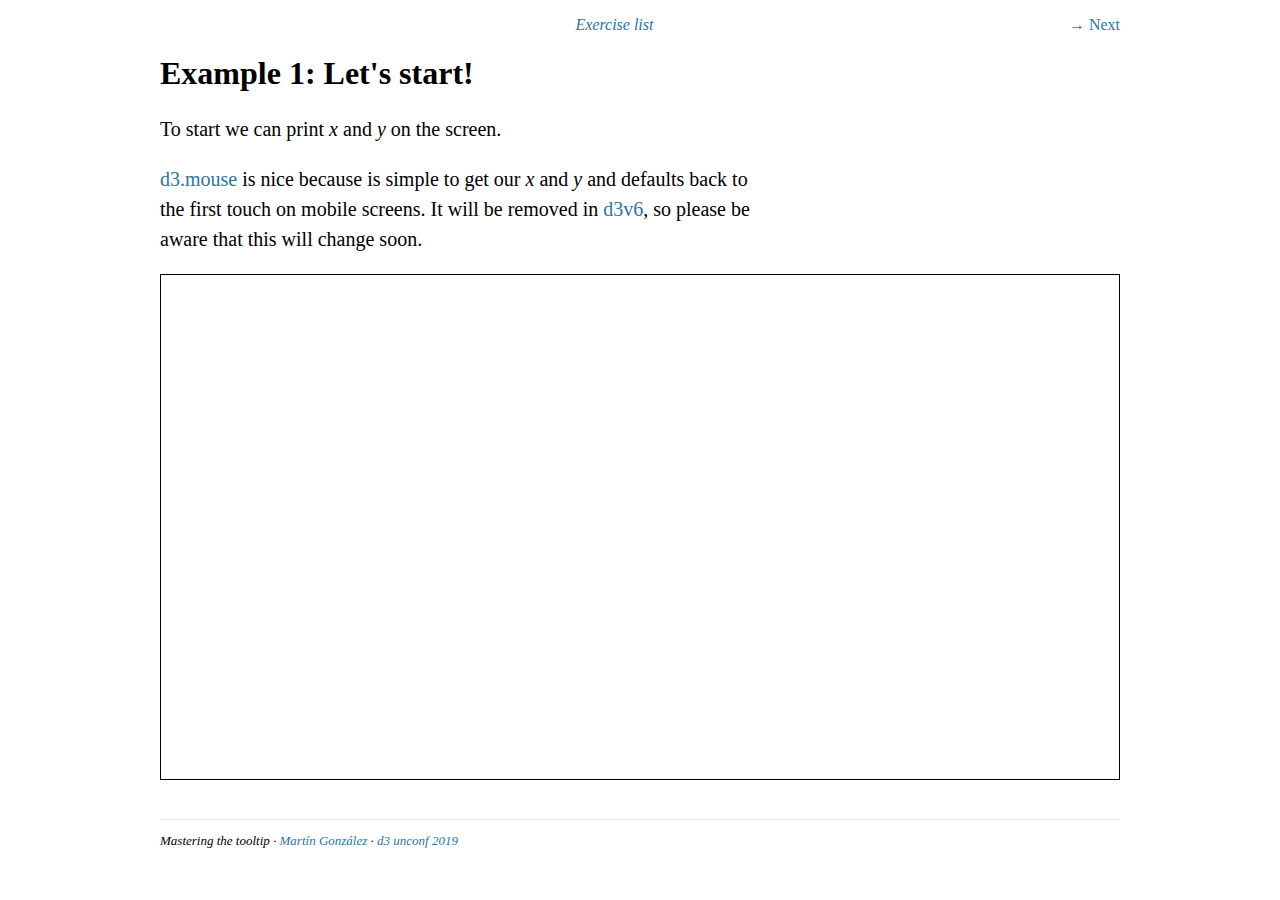
<file: examples/tooltip-1.html>
<!DOCTYPE html>
<html lang="en">

<head>
<meta charset="UTF-8">
<meta name="viewport" content="width=device-width, initial-scale=1.0">
<meta http-equiv="X-UA-Compatible" content="ie=edge">
<title>Example 1</title>
<link rel="stylesheet" href="/css/style.css"></link>
<script src="/lib/d3.v5.min.js"></script>

<style>
.container {
  margin-top: 1em;
  /* we need a container with position relative */
  position: relative;
  border: 1px solid black;
}
.tooltip {
  /* that way our tooltip is relative to its parent */
  position: absolute;
}
</style>
</head>

<body>
<nav>
  <a href="#"></a>
  <a href="/"><i>Exercise list</i></a>
  <a href="tooltip-2.html">→ Next</a>
</nav>

<h1>Example 1: Let's start!</h1>

<p>To start we can print <i>x</i> and <i>y</i> on the screen.</p>

<p><a href="https://github.com/d3/d3-selection#mouse">d3.mouse</a> is nice because is simple to get our <i>x</i> and <i>y</i> and defaults back to the first touch on mobile screens. It will be removed in <a href="https://github.com/d3/d3-selection/issues/191">d3v6</a>, so please be aware that this will change soon.</p>

<div class="container">
  <svg class="chart"></svg>
  <div class="tooltip"></div>
</div>

<footer>
  Mastering the tooltip · <a href="https://twitter.com/martgnz">Martín González</a> · <a href="http://visfest.com/unconf2019/">d3 unconf 2019</a>
</footer>

</body>

<script>
const margin = {top: 5, right: 10, bottom: 10, left: 10};

const width = 960 - margin.left - margin.right;
const height = 500 - margin.top - margin.bottom;

const ft = d3.format('.1f');

const svg = d3.select('.chart')
  .attr('width', width + margin.left + margin.right)
  .attr('height', height + margin.top + margin.bottom)
  .append('g')
  .attr('transform', `translate(${margin.left}, ${margin.top})`);

// let's use a full-width transparent rect 
svg.append('rect')
  .attr('fill', 'transparent')
  .attr('width', width)
  .attr('height', height)
  .on('mousemove', mousemoved);

function mousemoved() {
  // and we can use d3.mouse to get x and  y
  // remember to ALWAYS pass a NODE
  // i have forgotten this sooo many times

  // now let's print x and y inside .tooltip
  // ...
}

</script>

</html>
</file>
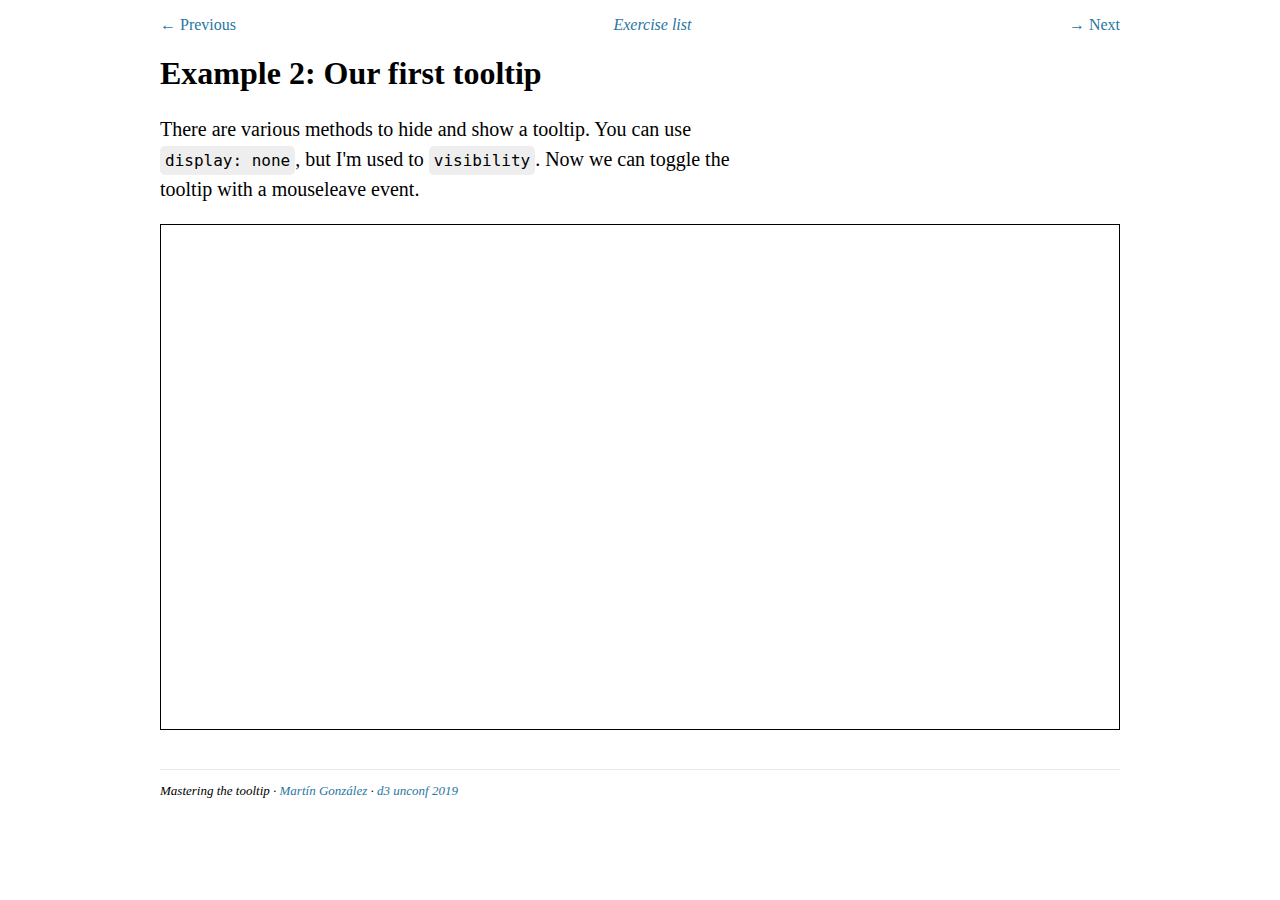
<file: examples/tooltip-2.html>
<!DOCTYPE html>
<html lang="en">

<head>
<meta charset="UTF-8">
<meta name="viewport" content="width=device-width, initial-scale=1.0">
<meta http-equiv="X-UA-Compatible" content="ie=edge">
<title>Example 2</title>
<link rel="stylesheet" href="/css/style.css"></link>
<script src="/lib/d3.v5.min.js"></script>

<style>
.container {
  margin-top: 1em;
  position: relative;
  border: 1px solid black;
}
.tooltip {
  position: absolute;
  /* basic tooltip reset */
  visibility: hidden;
  box-sizing: border-box;
  pointer-events: none;
  background: white;
  border: 1px solid #ddd;
  box-shadow: 0 0 4px rgba(0,0,0,.1);
  padding: 10px 8px;
  font-size: 14px;
  width: 100px;
}
</style>
</head>

<body>
<nav>
  <a href="tooltip-1.html">← Previous</a>
  <a href="/"><i>Exercise list</i></a>
  <a href="tooltip-3.html">→ Next</a>
</nav>

<h1>Example 2: Our first tooltip</h1>

<p>There are various methods to hide and show a tooltip. You can use <code>display: none</code>, but I'm used to <code>visibility</code>. Now we can toggle the tooltip with a mouseleave event.</p>

<div class="container">
  <svg class="chart"></svg>
  <div class="tooltip"></div>
</div>

<footer>
  Mastering the tooltip · <a href="https://twitter.com/martgnz">Martín González</a> · <a href="http://visfest.com/unconf2019/">d3 unconf 2019</a>
</footer>

</body>

<script>
const margin = {top: 5, right: 10, bottom: 10, left: 10};

const width = 960 - margin.left - margin.right;
const height = 500 - margin.top - margin.bottom;

const ft = d3.format('.1f');

const svg = d3.select('.chart')
  .attr('width', width + margin.left + margin.right)
  .attr('height', height + margin.top + margin.bottom)
  .append('g')
  .attr('transform', `translate(${margin.left}, ${margin.top})`);

// let's use a full-width transparent rect 
svg.append('rect')
  .attr('fill', 'transparent')
  .attr('width', width)
  .attr('height', height)
  .on('mousemove', mousemoved)
  .on('mouseleave', mouseleft)

function mousemoved() {
  const [x, y] = d3.mouse(svg.node());

  d3.select('.tooltip').text(`${x}, ${y}`)
    // how to show and hide our tooltip?
    // we can use the css visibility property
}

function mouseleft() {
  // and let's hide our tooltip here
}

</script>

</html>
</file>
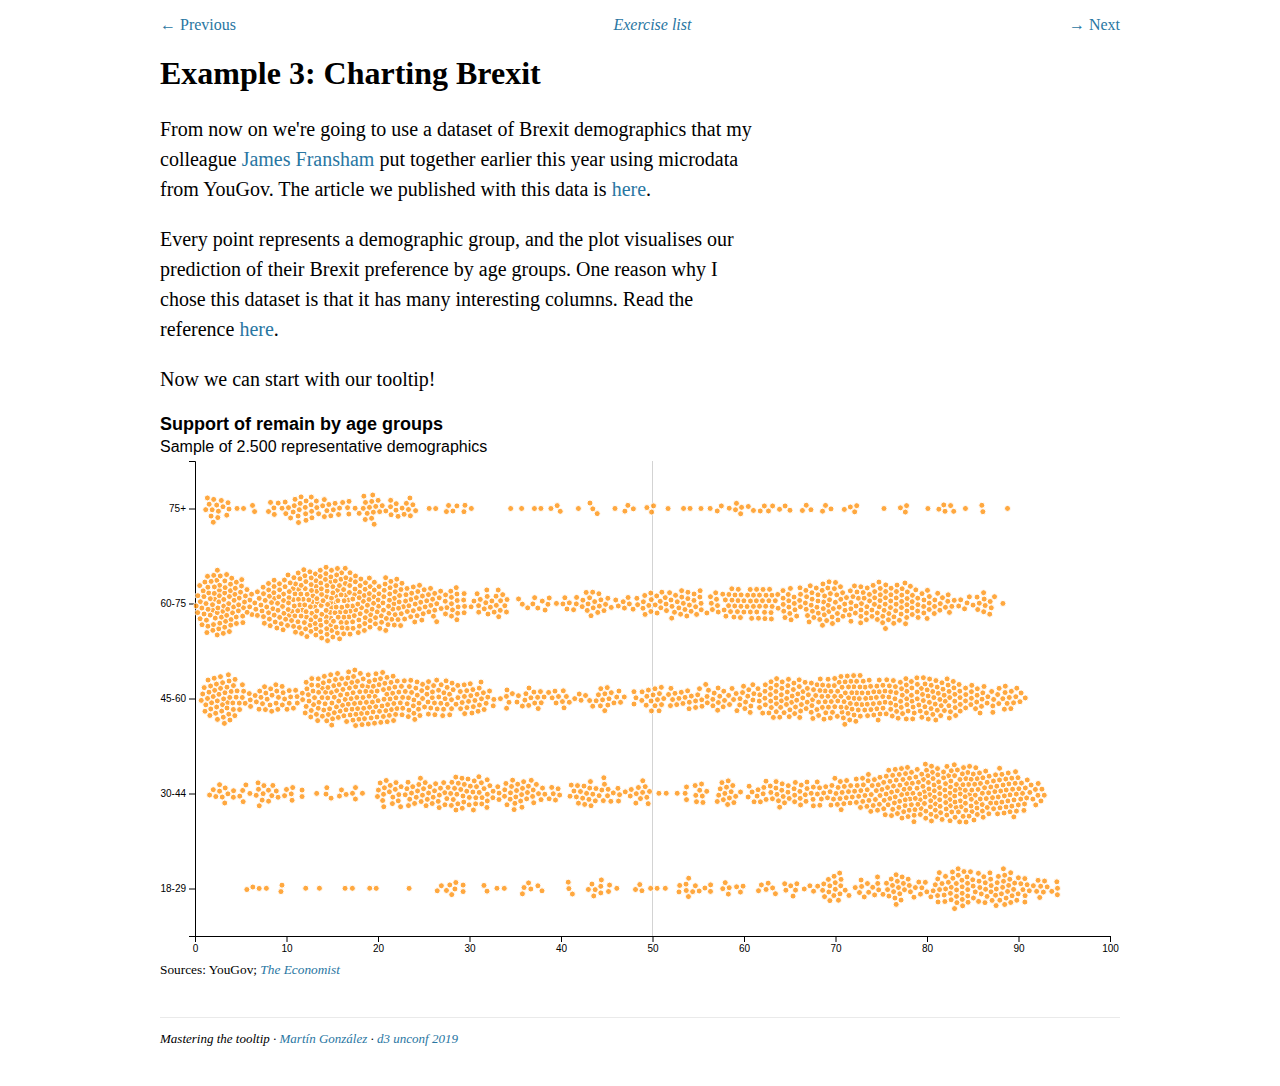
<file: examples/tooltip-3.html>
<!DOCTYPE html>
<html lang="en">

<head>
<meta charset="UTF-8">
<meta name="viewport" content="width=device-width, initial-scale=1.0">
<meta http-equiv="X-UA-Compatible" content="ie=edge">
<title>Example 3</title>
<link rel="stylesheet" href="/css/style.css"></link>
<script src="/lib/d3.v5.min.js"></script>
<script src="/lib/d3-delaunay.min.js"></script>

<style>
.container {
  position: relative;
}
.axis-label {
  font-size: 14px;
}
.tooltip {
  position: absolute;
  visibility: hidden;
  box-sizing: border-box;
  pointer-events: none;
  background: white;
  border: 1px solid #ddd;
  box-shadow: 0 0 4px rgba(0,0,0,.1);
  padding: 10px 8px;
  font-size: 14px;
  width: 100px;
}
</style>
</head>

<body>
<nav>
  <a href="tooltip-2.html">← Previous</a>
  <a href="/"><i>Exercise list</i></a>
  <a href="tooltip-4.html">→ Next</a>
</nav>


<h1>Example 3: Charting Brexit</h1>

<p>From now on we're going to use a dataset of Brexit demographics that my colleague <a href="https://twitter.com/JamesFransham">James Fransham</a> put together earlier this year using microdata from YouGov. The article we published with this data is <a href="https://www.economist.com/graphic-detail/2019/02/22/profiles-of-a-divided-country">here</a>.</p>

<p>Every point represents a demographic group, and the plot visualises our prediction of their Brexit preference by age groups. One reason why I chose this dataset is that it has many interesting columns. Read the reference <a href="https://github.com/TheEconomist/graphic-detail-data/tree/master/data/2019-02-23_opinion-on-brexit">here</a>.</p>

<p>Now we can start with our tooltip!</p>

<h2 class="chart-title">Support of remain by age groups</h2>
<h3 class="chart-subtitle">Sample of 2.500 representative demographics</h3>

<div class="container">
  <svg class="chart"></svg>
  <div class="tooltip"></div>
</div>

<small>Sources: YouGov; <a href="https://github.com/TheEconomist/graphic-detail-data/tree/master/data/2019-02-23_opinion-on-brexit"><i>The Economist</i></a></small>

<footer>
  Mastering the tooltip · <a href="https://twitter.com/martgnz">Martín González</a> · <a href="http://visfest.com/unconf2019/">d3 unconf 2019</a>
</footer>

</body>

<script>
const margin = {top: 5, right: 10, bottom: 20, left: 35};

const width = 960 - margin.left - margin.right;
const height = 500 - margin.top - margin.bottom;

const ft = d3.format('.1f');

const svg = d3.select('.chart')
  .attr('width', width + margin.left + margin.right)
  .attr('height', height + margin.top + margin.bottom)
  .append('g')
  .attr('transform', `translate(${margin.left}, ${margin.top})`);

d3.csv('/data/brexit_profiles.csv', d3.autoType)
  .then(data => {
    const nest = d3.nest()
      .key(d => d.age_bucket)
      .entries(data);

    const x = d3.scaleLinear()
      .domain([0, 100])
      .range([0, width]);
      
    const y = d3.scalePoint()
      .padding(0.5)
      .domain(["18-29", "30-44", "45-60", "60-75", "75+"]) // d3.map(data, d => d.age_bucket).keys()
      .range([height, 0]);

    const radius = 3;

    // nested simulation
    nest.forEach(group => {
      const simulation = d3.forceSimulation(group.values)
        .force('x', d3.forceX(d => x(d.pred_remain)).strength(0.9))
        .force('y', d3.forceY(d => y(d.age_bucket)))
        .force('collide', d3.forceCollide(d => radius + 0.25))
        .stop();

        for (let i = 0; i < 120; ++i) simulation.tick();
    });

    // flatten data for delaunay
    const flat = nest.map(d => d.values).flat();

    // we use Delaunay.from to specify our data
    // and directly pass two data acccesors after that
    // const delaunay = d3.Delaunay...

    svg.append('g')
      .attr('class', 'x axis')
      .attr('transform', `translate(0, ${height})`)
      .call(d3.axisBottom(x));

    svg.append('g')
      .attr('class', 'y axis')
      .call(d3.axisLeft(y).ticks(5));

    svg.append('line')
      .attr('stroke', '#d3d3d3')
      .attr('x1', x(50))
      .attr('x2', x(50))
      .attr('y2', height);

    // we can paint our circles now
    svg.append('g')
      .attr('opacity', 0.75)
      .attr('stroke', 'white')
      .attr('fill', d => 'darkorange')
      .selectAll('g')
      .data(nest)
      .join(enter => {
        enter.append('g')
          .selectAll('circle')
          .data(d => d.values)
          .join('circle')
          .attr('r', radius)
          .attr('cx', d => d.x)
          .attr('cy', d => d.y)
      });
    
    // let's append our circle for hovering here
    // for example we could give no fill and a black stroke
    // svg.append('circle')
      // .attr('class', 'hover-circle')
      // ...

    // svg.append('rect')
    //   .attr('fill', 'transparent')
    //   .attr('width', width)
    //   .attr('height', height)
    //   .on('mousemove', mousemoved)
    //   .on('mouseleave', mouseleft);

    function mousemoved() {
      const [mx, my] = d3.mouse(svg.node());

      // let's find our point!
      // same api as d3-voronoi but we get an index
      // ...
      
      // we need to reset the tooltip if we cannot find the point
      // ...

      // getting the point
      // remember that we have an index
      // ...

      // let's paint the circle here
      // we need to make it visible first
      // and set cx, cy and radius
      // svg.select('.hover-circle')
      // ...

      // aaand let's fill our tooltip
      // we can use the pred_remain variable
      // d3.select('.tooltip')
      //   ...
    }

    function mouseleft() {
      // let's hide our tooltip here
      d3.select('.tooltip').style('visibility', 'hidden');
      svg.select('.hover-circle').style('visibility', 'hidden');
    }
  }).catch(err =>console.warn(err))
</script>

</html>
</file>
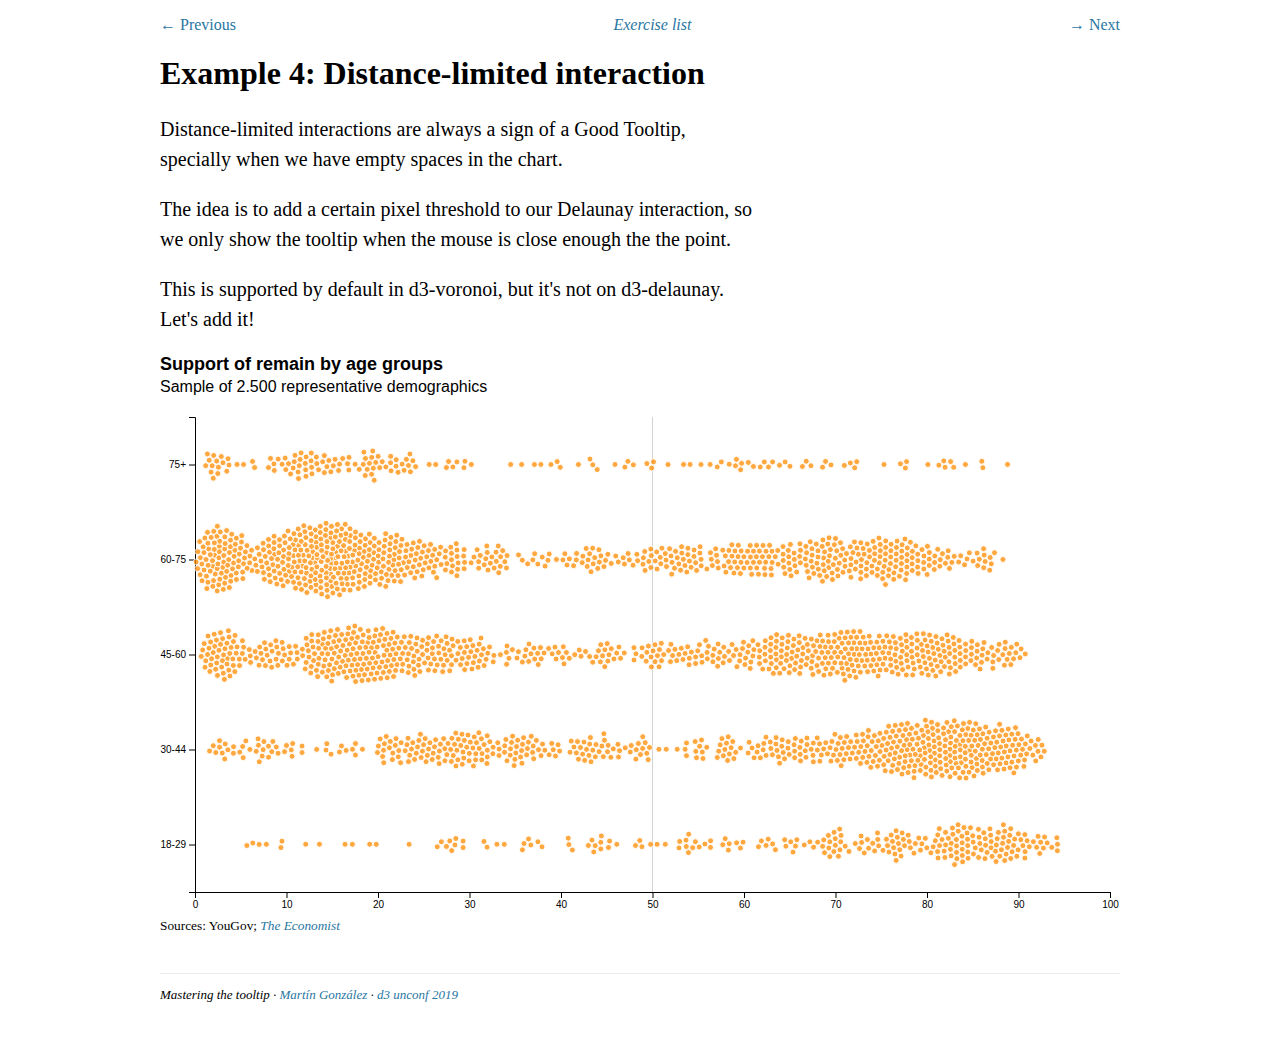
<file: examples/tooltip-4.html>
<!DOCTYPE html>
<html lang="en">

<head>
<meta charset="UTF-8">
<meta name="viewport" content="width=device-width, initial-scale=1.0">
<meta http-equiv="X-UA-Compatible" content="ie=edge">
<title>Example 4</title>
<link rel="stylesheet" href="/css/style.css"></link>
<script src="/lib/d3.v5.min.js"></script>
<script src="/lib/d3-delaunay.min.js"></script>

<style>
.container {
  margin-top: 1em;
  position: relative;
}
.axis-label {
  font-size: 14px;
}
.tooltip {
  position: absolute;
  font-family: -apple-system, BlinkMacSystemFont, 'Segoe UI', Roboto, Oxygen, Ubuntu, Cantarell, 'Open Sans', 'Helvetica Neue', sans-serif;
  visibility: hidden;
  box-sizing: border-box;
  pointer-events: none;
  background: white;
  border: 1px solid #ddd;
  box-shadow: 0 0 4px rgba(0,0,0,.1);
  padding: 6px 8px;
  font-size: 14px;
}
</style>
</head>

<body>
<nav>
  <a href="tooltip-3.html">← Previous</a>
  <a href="/"><i>Exercise list</i></a>
  <a href="tooltip-5.html">→ Next</a>
</nav>

<h1>Example 4: Distance-limited interaction</h1>

<p>Distance-limited interactions are always a sign of a Good Tooltip, specially when we have empty spaces in the chart.</p>

<p>The idea is to add a certain pixel threshold to our Delaunay interaction, so we only show the tooltip when the mouse is close enough the the point.</p>

<p>This is supported by default in d3-voronoi, but it's not on d3-delaunay. Let's add it!</p>

<h2 class="chart-title">Support of remain by age groups</h2>
<h3 class="chart-subtitle">Sample of 2.500 representative demographics</h3>

<div class="container">
  <svg class="chart"></svg>
  <div class="tooltip"></div>
</div>

<small>Sources: YouGov; <a href="https://github.com/TheEconomist/graphic-detail-data/tree/master/data/2019-02-23_opinion-on-brexit"><i>The Economist</i></a></small>

<footer>
  Mastering the tooltip · <a href="https://twitter.com/martgnz">Martín González</a> · <a href="http://visfest.com/unconf2019/">d3 unconf 2019</a>
</footer>

</body>

<script>
const margin = { top: 5, right: 10, bottom: 20, left: 35 };

const width = 960 - margin.left - margin.right;
const height = 500 - margin.top - margin.bottom;

const ft = d3.format('.1f');

const svg = d3.select('.chart')
  .attr('width', width + margin.left + margin.right)
  .attr('height', height + margin.top + margin.bottom)
  .append('g')
  .attr('transform', `translate(${margin.left}, ${margin.top})`);

d3.csv('/data/brexit_profiles.csv', d3.autoType)
  .then(data => {
    const nest = d3.nest()
      .key(d => d.age_bucket)
      .entries(data);

    const x = d3.scaleLinear()
      .domain([0, 100])
      .range([0, width]);

    const y = d3.scalePoint()
      .padding(0.5)
      .domain(["18-29", "30-44", "45-60", "60-75", "75+"])
      .range([height, 0]);

    const radius = 3;

    nest.forEach(group => {
      const simulation = d3.forceSimulation(group.values)
        .force('x', d3.forceX(d => x(d.pred_remain)).strength(0.9))
        .force('y', d3.forceY(d => y(d.age_bucket)))
        .force('collide', d3.forceCollide(d => radius + 0.25))
        .stop();

      for (let i = 0; i < 120; ++i) simulation.tick();
    });

    const flat = nest.map(d => d.values).flat();

    const delaunay = d3.Delaunay.from(flat, d => d.x, d => d.y);

    svg.append('g')
      .attr('class', 'x axis')
      .attr('transform', `translate(0, ${height})`)
      .call(d3.axisBottom(x));

    svg.append('g')
      .attr('class', 'y axis')
      .call(d3.axisLeft(y).ticks(5));

    svg.append('line')
      .attr('stroke', '#d3d3d3')
      .attr('x1', x(50))
      .attr('x2', x(50))
      .attr('y2', height);

    svg.append('g')
      .attr('opacity', 0.75)
      .attr('stroke', 'white')
      .attr('fill', d => 'darkorange')
      .selectAll('g')
      .data(nest)
      .join(enter => {
        enter.append('g')
          .selectAll('circle')
          .data(d => d.values)
          .join('circle')
          .attr('r', radius)
          .attr('cx', d => d.x)
          .attr('cy', d => d.y)
      });

    svg.append('circle')
      .attr('class', 'hover-circle')
      .style('visibility', 'hidden')
      .attr('r', radius)
      .attr('fill', 'none')
      .attr('stroke', 'black');

    svg.append('rect')
      .attr('fill', 'transparent')
      .attr('width', width)
      .attr('height', height)
      .on('mousemove', mousemoved)
      .on('mouseleave', mouseleft);

    // calculate the distance to the point here
    // this is the pythagoras theorem from high school
    // https://stackoverflow.com/questions/20916953/get-distance-between-two-points-in-canvas
    function getDistance(datum, mx, my) {
      // tip: x1 will be our datum.x and x2, our mx
    }

    // this function will now only find our point
    function mousemoved() {
      const [mx, my] = d3.mouse(svg.node());

      const idx = delaunay.find(mx, my, 0);
      
      // the minimum distance for an interaction
      // 20 or 30 pixels work fine most of the time
      const threshold = 20;

      // if we find a point, what do we do?
      if (idx !== null) {
        // call getDistance to obstain the distance first
        // ...

        // and now check that the point is inside our threshold
        // we can use a ternary to either show or hide the tooltip
        // ...
      }

      // if we don't find a point, hide
      return mouseleft();
    }

    // and this will paint what we need on hover
    function highlight(datum, mx, my) {
      svg.select('.hover-circle')
        .style('visibility', 'visible')
        .attr('cx', datum.x)
        .attr('cy', datum.y);

      d3.select('.tooltip')
        .style('visibility', 'visible')
        .style('left', `${mx}px`)
        .style('top', `${my + 40}px`)
        .text(`Remain: ${ft(datum.pred_remain)}%`);
    }

    function mouseleft() {
      d3.select('.tooltip').style('visibility', 'hidden');
      svg.select('.hover-circle').style('visibility', 'hidden');
    }
  }).catch(err => console.warn(err))
</script>

</html>
</file>
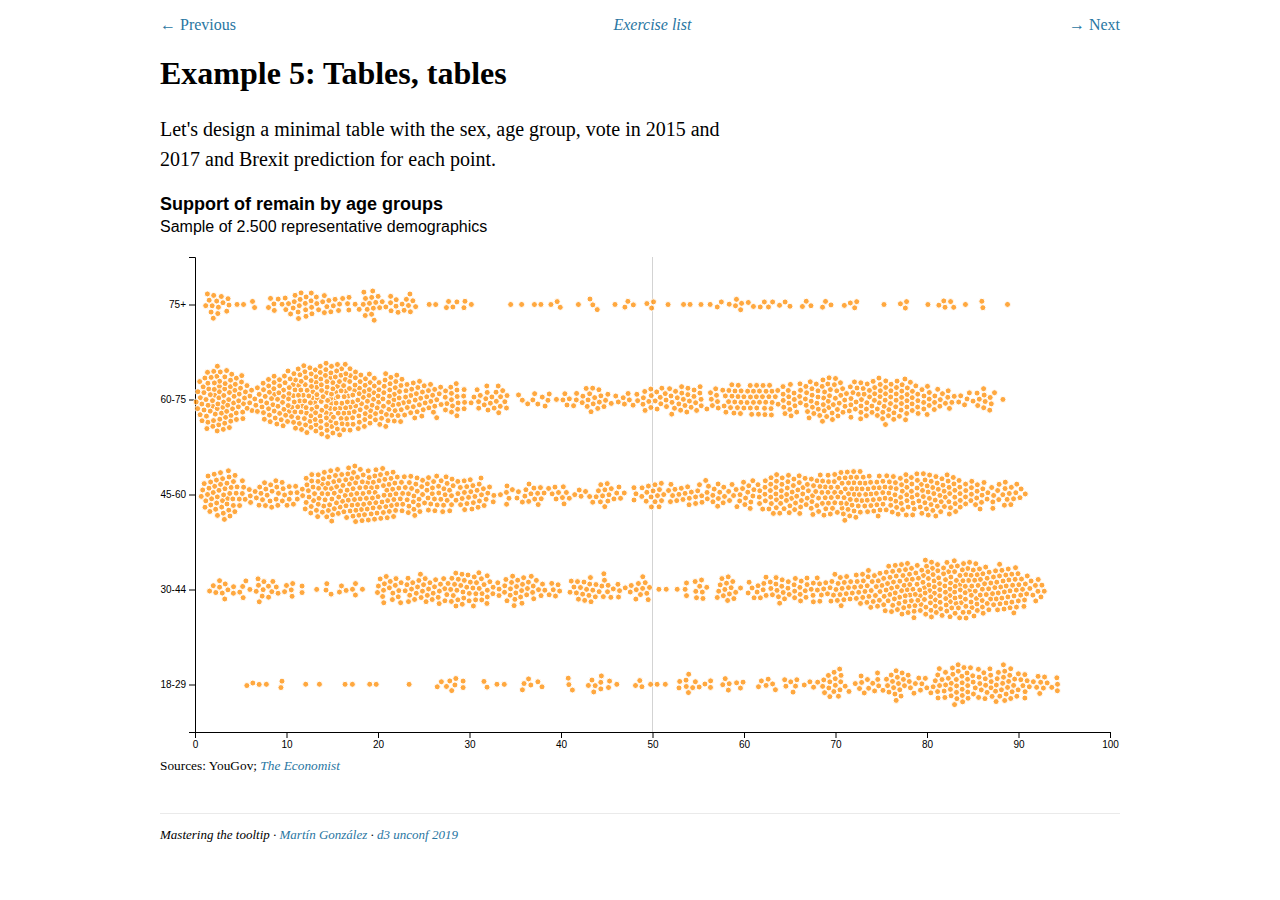
<file: examples/tooltip-5.html>
<!DOCTYPE html>
<html lang="en">

<head>
<meta charset="UTF-8">
<meta name="viewport" content="width=device-width, initial-scale=1.0">
<meta http-equiv="X-UA-Compatible" content="ie=edge">
<title>Example 5</title>
<link rel="stylesheet" href="/css/style.css"></link>
<script src="/lib/d3.v5.min.js"></script>
<script src="/lib/d3-delaunay.min.js"></script>

<style>
.container {
  margin-top: 1em;
  position: relative;
}
.axis-label {
  font-size: 14px;
}
.tooltip {
  position: absolute;
  width: 250px;
  font-family: -apple-system, BlinkMacSystemFont, 'Segoe UI', Roboto, Oxygen, Ubuntu, Cantarell, 'Open Sans', 'Helvetica Neue', sans-serif;
  visibility: hidden;
  box-sizing: border-box;
  pointer-events: none;
  background: white;
  border: 1px solid #ddd;
  box-shadow: 0 0 4px rgba(0,0,0,.1);
  padding: 6px 8px;
  font-size: 14px;
}

/* let's do this */
/* tip: use flexbox */
.tooltip .row {
}
.hide-pct {
}
</style>
</head>

<body>
<nav>
  <a href="tooltip-4.html">← Previous</a>
  <a href="/"><i>Exercise list</i></a>
  <a href="tooltip-6.html">→ Next</a>
</nav>

<h1>Example 5: Tables, tables</h1>

<p>Let's design a minimal table with the sex, age group, vote in 2015 and 2017 and Brexit prediction for each point.</p>

<h2 class="chart-title">Support of remain by age groups</h2>
<h3 class="chart-subtitle">Sample of 2.500 representative demographics</h3>

<div class="container">
  <svg class="chart"></svg>
  <div class="tooltip"></div>
</div>

<small>Sources: YouGov; <a href="https://github.com/TheEconomist/graphic-detail-data/tree/master/data/2019-02-23_opinion-on-brexit"><i>The Economist</i></a></small>

<footer>
  Mastering the tooltip · <a href="https://twitter.com/martgnz">Martín González</a> · <a href="http://visfest.com/unconf2019/">d3 unconf 2019</a>
</footer>

</body>

<script>
const margin = { top: 5, right: 10, bottom: 20, left: 35 };

const width = 960 - margin.left - margin.right;
const height = 500 - margin.top - margin.bottom;

const ft = d3.format('.1f');

const svg = d3.select('.chart')
  .attr('width', width + margin.left + margin.right)
  .attr('height', height + margin.top + margin.bottom)
  .append('g')
  .attr('transform', `translate(${margin.left}, ${margin.top})`);

d3.csv('/data/brexit_profiles.csv', d3.autoType)
  .then(data => {
    const nest = d3.nest()
      .key(d => d.age_bucket)
      .entries(data);

    const x = d3.scaleLinear()
      .domain([0, 100])
      .range([0, width]);

    const y = d3.scalePoint()
      .padding(0.5)
      .domain(["18-29", "30-44", "45-60", "60-75", "75+"])
      .range([height, 0]);

    const radius = 3;

    nest.forEach(group => {
      const simulation = d3.forceSimulation(group.values)
        .force('x', d3.forceX(d => x(d.pred_remain)).strength(0.9))
        .force('y', d3.forceY(d => y(d.age_bucket)))
        .force('collide', d3.forceCollide(d => radius + 0.25))
        .stop();

      for (let i = 0; i < 120; ++i) simulation.tick();
    });

    const flat = nest.map(d => d.values).flat();

    const delaunay = d3.Delaunay.from(flat, d => d.x, d => d.y);

    svg.append('g')
      .attr('class', 'x axis')
      .attr('transform', `translate(0, ${height})`)
      .call(d3.axisBottom(x));

    svg.append('g')
      .attr('class', 'y axis')
      .call(d3.axisLeft(y).ticks(5));

    svg.append('line')
      .attr('stroke', '#d3d3d3')
      .attr('x1', x(50))
      .attr('x2', x(50))
      .attr('y2', height);

    svg.append('g')
      .attr('opacity', 0.75)
      .attr('stroke', 'white')
      .attr('fill', d => 'darkorange')
      .selectAll('g')
      .data(nest)
      .join(enter => {
        enter.append('g')
          .selectAll('circle')
          .data(d => d.values)
          .join('circle')
          .attr('r', radius)
          .attr('cx', d => d.x)
          .attr('cy', d => d.y)
      });

    svg.append('circle')
      .attr('class', 'hover-circle')
      .style('visibility', 'hidden')
      .attr('r', radius)
      .attr('fill', 'none')
      .attr('stroke', 'black');

    svg.append('rect')
      .attr('fill', 'transparent')
      .attr('width', width)
      .attr('height', height)
      .on('mousemove', mousemoved)
      .on('mouseleave', mouseleft);

    function getDistance(datum, mx, my) {
      const a = datum.x - mx;
      const b = datum.y - my;

      return Math.sqrt(a * a + b * b);
    }

    function mousemoved() {
      const [mx, my] = d3.mouse(svg.node());

      const idx = delaunay.find(mx, my, 0);
      const threshold = 20;

      if (idx !== null) {
        const distance = getDistance(flat[idx], mx, my);
        return distance < threshold ? highlight(flat[idx], mx, my) : mouseleft();
      }

      return mouseleft();
    }

    function highlight(datum, mx, my) {
      svg.select('.hover-circle')
        .style('visibility', 'visible')
        .attr('cx', datum.x)
        .attr('cy', datum.y);

      d3.select('.tooltip')
        .style('visibility', 'visible')
        .style('left', `${mx}px`)
        .style('top', `${my + 40}px`)
        // this is what we had before
        // now let's turn it into a GOOD table
        // we could use
        // sex
        // age_bucket
        // ge15_5
        // ge17_5
        // pred_remain
        // pred_no_deal
        // pred_deal
        .html(``);
    }

    function mouseleft() {
      d3.select('.tooltip').style('visibility', 'hidden');
      svg.select('.hover-circle').style('visibility', 'hidden');
    }
  }).catch(err => console.warn(err))
</script>

</html>
</file>
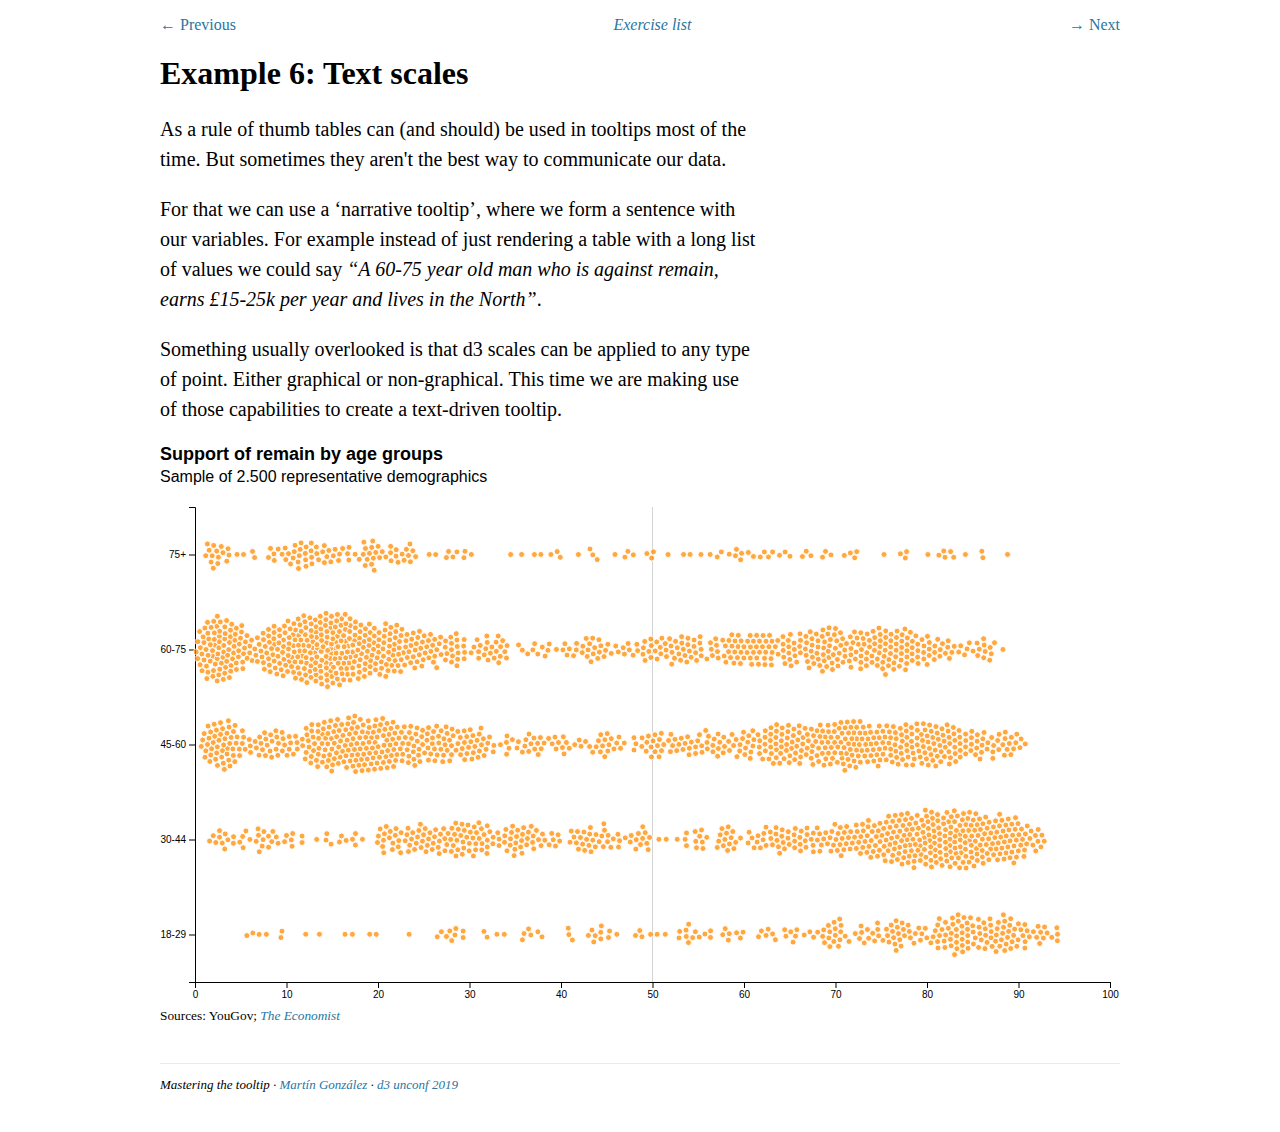
<file: examples/tooltip-6.html>
<!DOCTYPE html>
<html lang="en">

<head>
<meta charset="UTF-8">
<meta name="viewport" content="width=device-width, initial-scale=1.0">
<meta http-equiv="X-UA-Compatible" content="ie=edge">
<title>Example 6</title>
<link rel="stylesheet" href="/css/style.css"></link>
<script src="/lib/d3.v5.min.js"></script>
<script src="/lib/d3-delaunay.min.js"></script>

<style>
.container {
  margin-top: 1em;
  position: relative;
}
.axis-label {
  font-size: 14px;
}
.tooltip {
  position: absolute;
  font-family: -apple-system, BlinkMacSystemFont, 'Segoe UI', Roboto, Oxygen, Ubuntu, Cantarell, 'Open Sans', 'Helvetica Neue', sans-serif;
  width: 250px;
  visibility: hidden;
  box-sizing: border-box;
  pointer-events: none;
  background: white;
  border: 1px solid #ddd;
  box-shadow: 0 0 4px rgba(0,0,0,.1);
  padding: 6px 8px;
  font-size: 14px;
}
.tooltip .row {
  display: flex;
  justify-content: space-between;
}
.tooltip .row:not(:last-child) {
  border-bottom: 1px solid #ddd;
  margin-bottom: 5px;
  padding-bottom: 5px;
}
.tooltip .hide-pct {
  visibility: hidden;
}
</style>
</head>

<body>
<nav>
  <a href="tooltip-5.html">← Previous</a>
  <a href="/"><i>Exercise list</i></a>
  <a href="tooltip-7.html">→ Next</a>
</nav>

<h1>Example 6: Text scales</h1>

<p>As a rule of thumb tables can (and should) be used in tooltips most of the time. But sometimes they aren't the best way to communicate our data.</p>

<p>For that we can use a ‘narrative tooltip’, where we form a sentence with our variables. For example instead of just rendering a table with a long list of values we could say <i>“A 60-75 year old man who is against remain, earns £15-25k per year and lives in the North”</i>.</p>

<p>Something usually overlooked is that d3 scales can be applied to any type of point. Either graphical or non-graphical. This time we are making use of those capabilities to create a text-driven tooltip.</p>

<h2 class="chart-title">Support of remain by age groups</h2>
<h3 class="chart-subtitle">Sample of 2.500 representative demographics</h3>

<div class="container">
  <svg class="chart"></svg>
  <div class="tooltip"></div>
</div>

<small>Sources: YouGov; <a href="https://github.com/TheEconomist/graphic-detail-data/tree/master/data/2019-02-23_opinion-on-brexit"><i>The Economist</i></a></small>

<footer>
  Mastering the tooltip · <a href="https://twitter.com/martgnz">Martín González</a> · <a href="http://visfest.com/unconf2019/">d3 unconf 2019</a>
</footer>

</body>

<script>
const margin = { top: 5, right: 10, bottom: 20, left: 35 };

const width = 960 - margin.left - margin.right;
const height = 500 - margin.top - margin.bottom;

const ft = d3.format('.1f');

const svg = d3.select('.chart')
  .attr('width', width + margin.left + margin.right)
  .attr('height', height + margin.top + margin.bottom)
  .append('g')
  .attr('transform', `translate(${margin.left}, ${margin.top})`);

d3.csv('/data/brexit_profiles.csv', d3.autoType)
  .then(data => {
    const nest = d3.nest()
      .key(d => d.age_bucket)
      .entries(data);

    const x = d3.scaleLinear()
      .domain([0, 100])
      .range([0, width]);

    const y = d3.scalePoint()
      .padding(0.5)
      .domain(["18-29", "30-44", "45-60", "60-75", "75+"])
      .range([height, 0]);

    // write your scales here…
    // add age: age_bucket
    // add sex: sex
    // support for remain: pred_remain
    // income: inc_bucket
    // education: educ_n
    // region: region6
    // interest in politics: poli_int_bucket
    console.log('age:', d3.map(data, d => d.age_bucket).keys());
    console.log('sex:', d3.map(data, d => d.sex).keys());
    console.log('income:', d3.map(data, d => d.inc_bucket).keys());
    console.log('education level:', d3.map(data, d => d.educ_n).keys());
    console.log('region:', d3.map(data, d => d.region6).keys());
    console.log('political interest:', d3.map(data, d => d.poli_int_bucket).keys());

    const sexText = d3.scaleOrdinal()
      .domain(["Male", "Female"])
      .range(["man", "woman"]);

    const incomeText = d3.scaleOrdinal()
      .domain(["15_25", "25_35", "35_50", "5_15", "50+"])
      .range(["£15-25k", "£25-35k", "£35-50k", "£5-15k", "more than £50k"]);

    const remainText = d3.scaleThreshold()
      .domain([25, 50, 75])
      .range(["is against remain", "doesn't support remain", "somewhat supports remain", "strongly supports remain"]);

    const educationText = d3.scaleOrdinal()
      .domain(["1", "2",  "3", "4", "5" ])
      .range(["has no formal qualifications", "went to secondary school", "has further education", "has a graduate degree", "has a post-graduate degree"]);

    const regionPronoun = d3.scaleOrdinal()
      .domain(["South", "North", "Midlands"])
      .range(["the"])
      .unknown("");

    const politicsText = d3.scaleOrdinal()
      .domain(["middling", "high", "low" ])
      .range(["somewhat interested", "very interested", "not interested"]);

    const radius = 3;

    nest.forEach(group => {
      const simulation = d3.forceSimulation(group.values)
        .force('x', d3.forceX(d => x(d.pred_remain)).strength(0.9))
        .force('y', d3.forceY(d => y(d.age_bucket)))
        .force('collide', d3.forceCollide(d => radius + 0.25))
        .stop();

      for (let i = 0; i < 120; ++i) simulation.tick();
    });

    const flat = nest.map(d => d.values).flat();

    const delaunay = d3.Delaunay.from(flat, d => d.x, d => d.y);

    svg.append('g')
      .attr('class', 'x axis')
      .attr('transform', `translate(0, ${height})`)
      .call(d3.axisBottom(x));

    svg.append('g')
      .attr('class', 'y axis')
      .call(d3.axisLeft(y).ticks(5));

    svg.append('line')
      .attr('stroke', '#d3d3d3')
      .attr('x1', x(50))
      .attr('x2', x(50))
      .attr('y2', height);

    svg.append('g')
      .attr('class', 'circles')
      .attr('opacity', 0.75)
      .attr('stroke', 'white')
      .attr('fill', 'darkorange')
      .selectAll('g')
      .data(nest)
      .join(enter => {
        enter.append('g')
          .selectAll('circle')
          .data(d => d.values)
          .join('circle')
          .attr('r', radius)
          .attr('cx', d => d.x)
          .attr('cy', d => d.y)
      });

    svg.append('circle')
      .attr('class', 'hover-circle')
      .style('visibility', 'hidden')
      .attr('r', radius)
      .attr('fill', 'darkorange')
      .attr('stroke', 'black');

    svg.append('rect')
      .attr('fill', 'transparent')
      .attr('width', width)
      .attr('height', height)
      .on('mousemove', mousemoved)
      .on('mouseleave', mouseleft);
      
    function getDistance(datum, mx, my) {
      const a = datum.x - mx;
      const b = datum.y - my;

      return Math.sqrt(a * a + b * b);
    }

    function mousemoved() {
      const [mx, my] = d3.mouse(svg.node());

      const idx = delaunay.find(mx, my, 0);
      const threshold = 20;

      if (idx !== null) {
        const distance = getDistance(flat[idx], mx, my);
        return distance < threshold ? highlight(flat[idx], mx, my) : mouseleft();
      }

      return mouseleft();
    }

    function highlight(datum, mx, my) {
      // tip: fade the circles to focus in our point
      svg.select('.circles').attr('opacity', 0.3);

      svg.select('.hover-circle')
        .style('visibility', 'visible')
        .attr('cx', datum.x)
        .attr('cy', datum.y);

      d3.select('.tooltip')
        .style('visibility', 'visible')
        .style('left', `${mx}px`)
        .style('top', `${my + 40}px`)
        // let's create our sentence
        .html(``);
    }

    function mouseleft() {
      d3.select('.tooltip').style('visibility', 'hidden');
      svg.select('.hover-circle').style('visibility', 'hidden');

      // fade the circles again
      svg.select('.circles').attr('opacity', 0.75);
    }
  }).catch(err => console.warn(err))
</script>

</html>
</file>
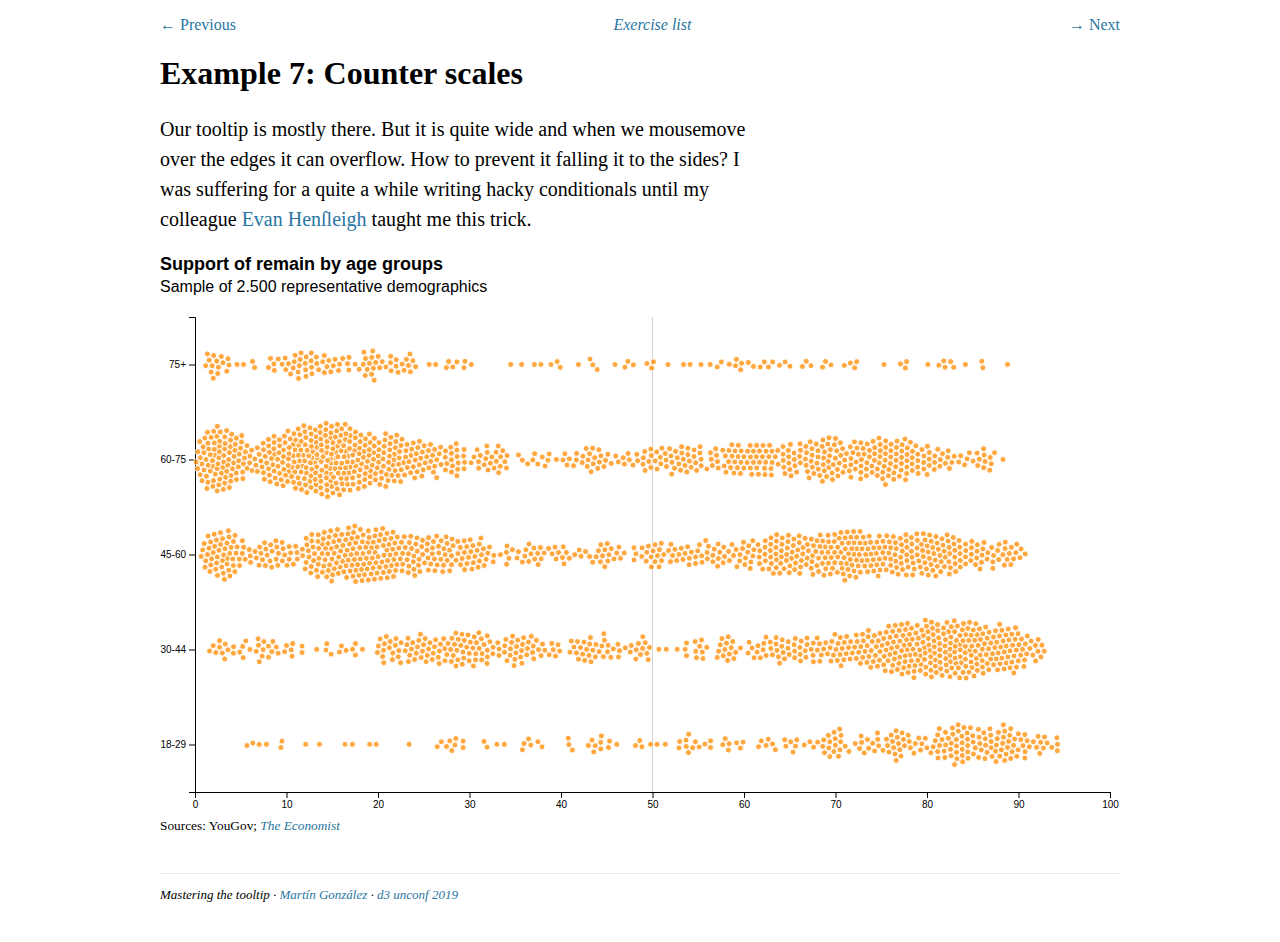
<file: examples/tooltip-7.html>
<!DOCTYPE html>
<html lang="en">

<head>
<meta charset="UTF-8">
<meta name="viewport" content="width=device-width, initial-scale=1.0">
<meta http-equiv="X-UA-Compatible" content="ie=edge">
<title>Example 7</title>
<link rel="stylesheet" href="/css/style.css"></link>
<script src="/lib/d3.v5.min.js"></script>
<script src="/lib/d3-delaunay.min.js"></script>

<style>
.container {
  margin-top: 1em;
  position: relative;
}
.axis-label {
  font-size: 14px;
}
.tooltip {
  position: absolute;
  font-family: -apple-system, BlinkMacSystemFont, 'Segoe UI', Roboto, Oxygen, Ubuntu, Cantarell, 'Open Sans', 'Helvetica Neue', sans-serif;
  width: 250px;
  visibility: hidden;
  box-sizing: border-box;
  pointer-events: none;
  background: white;
  border: 1px solid #ddd;
  box-shadow: 0 0 4px rgba(0,0,0,.1);
  padding: 6px 8px;
  font-size: 14px;
}
.tooltip .row {
  display: flex;
  justify-content: space-between;
}
.tooltip .row:not(:last-child) {
  border-bottom: 1px solid #ddd;
  margin-bottom: 5px;
  padding-bottom: 5px;
}
.tooltip .hide-pct {
  visibility: hidden;
}
</style>
</head>

<body>
<nav>
  <a href="tooltip-6.html">← Previous</a>
  <a href="/"><i>Exercise list</i></a>
  <a href="tooltip-8.html">→ Next</a>
</nav>

<h1>Example 7: Counter scales</h1>

<p>Our tooltip is mostly there. But it is quite wide and when we mousemove over the edges it can overflow. How to prevent it falling it to the sides? I was suffering for a quite a while writing hacky conditionals until my colleague <a href="https://twitter.com/futuraprime">Evan Henſleigh</a> taught me this trick.</p>

<h2 class="chart-title">Support of remain by age groups</h2>
<h3 class="chart-subtitle">Sample of 2.500 representative demographics</h3>

<div class="container">
  <svg class="chart"></svg>
  <div class="tooltip"></div>
</div>

<small>Sources: YouGov; <a href="https://github.com/TheEconomist/graphic-detail-data/tree/master/data/2019-02-23_opinion-on-brexit"><i>The Economist</i></a></small>

<footer>
  Mastering the tooltip · <a href="https://twitter.com/martgnz">Martín González</a> · <a href="http://visfest.com/unconf2019/">d3 unconf 2019</a>
</footer>

</body>

<script>
const margin = { top: 5, right: 10, bottom: 20, left: 35 };

const width = 960 - margin.left - margin.right;
const height = 500 - margin.top - margin.bottom;

const ft = d3.format('.1f');

const svg = d3.select('.chart')
  .attr('width', width + margin.left + margin.right)
  .attr('height', height + margin.top + margin.bottom)
  .append('g')
  .attr('transform', `translate(${margin.left}, ${margin.top})`);

d3.csv('/data/brexit_profiles.csv', d3.autoType)
  .then(data => {
    const nest = d3.nest()
      .key(d => d.age_bucket)
      .entries(data);

    const x = d3.scaleLinear()
      .domain([0, 100])
      .range([0, width]);

    const y = d3.scalePoint()
      .padding(0.5)
      .domain(["18-29", "30-44", "45-60", "60-75", "75+"])
      .range([height, 0]);

    // let's write our scale here
    // the domain needs to be the chart width
    // and the range is the tooltip width
    const xCounter = d3.scaleLinear();

    const sexText = d3.scaleOrdinal()
      .domain(["Male", "Female"])
      .range(["man", "woman"]);

    const incomeText = d3.scaleOrdinal()
      .domain(["15_25", "25_35", "35_50", "5_15", "50+"])
      .range(["£15-25k", "£25-35k", "£35-50k", "£5-15k", "more than £50k"]);

    const remainText = d3.scaleThreshold()
      .domain([25, 50, 75])
      .range(["is against remain", "doesn't support remain", "somewhat supports remain", "strongly supports remain"]);

    const educationText = d3.scaleOrdinal()
      .domain(["1", "2",  "3", "4", "5" ])
      .range(["has no formal qualifications", "went to secondary school", "has further education", "has a graduate degree", "has a post-graduate degree"]);

    const regionPronoun = d3.scaleOrdinal()
      .domain(["South", "North", "Midlands"])
      .range(["the"])
      .unknown("");

    const politicsText = d3.scaleOrdinal()
      .domain(["middling", "high", "low" ])
      .range(["somewhat interested", "very interested", "not interested"]);

    const radius = 3;

    nest.forEach(group => {
      const simulation = d3.forceSimulation(group.values)
        .force('x', d3.forceX(d => x(d.pred_remain)).strength(0.9))
        .force('y', d3.forceY(d => y(d.age_bucket)))
        .force('collide', d3.forceCollide(d => radius + 0.25))
        .stop();

      for (let i = 0; i < 120; ++i) simulation.tick();
    });

    const flat = nest.map(d => d.values).flat();

    const delaunay = d3.Delaunay.from(flat, d => d.x, d => d.y);

    svg.append('g')
      .attr('class', 'x axis')
      .attr('transform', `translate(0, ${height})`)
      .call(d3.axisBottom(x));

    svg.append('g')
      .attr('class', 'y axis')
      .call(d3.axisLeft(y).ticks(5));

    svg.append('line')
      .attr('stroke', '#d3d3d3')
      .attr('x1', x(50))
      .attr('x2', x(50))
      .attr('y2', height);

    svg.append('g')
      .attr('class', 'circles')
      .attr('opacity', 0.75)
      .attr('stroke', 'white')
      .attr('fill', 'darkorange')
      .selectAll('g')
      .data(nest)
      .join(enter => {
        enter.append('g')
          .selectAll('circle')
          .data(d => d.values)
          .join('circle')
          .attr('r', radius)
          .attr('cx', d => d.x)
          .attr('cy', d => d.y)
      });

    svg.append('circle')
      .attr('class', 'hover-circle')
      .style('visibility', 'hidden')
      .attr('r', radius)
      .attr('fill', 'darkorange')
      .attr('stroke', 'black');

    svg.append('rect')
      .attr('fill', 'transparent')
      .attr('width', width)
      .attr('height', height)
      .on('mousemove', mousemoved)
      .on('mouseleave', mouseleft);

    function getDistance(datum, mx, my) {
      const a = datum.x - mx;
      const b = datum.y - my;

      return Math.sqrt(a * a + b * b);
    }

    function mousemoved() {
      const [mx, my] = d3.mouse(svg.node());

      const idx = delaunay.find(mx, my, 0);
      const threshold = 20;

      if (idx !== null) {
        const distance = getDistance(flat[idx], mx, my);
        return distance < threshold ? highlight(flat[idx], mx, my) : mouseleft();
      }

      return mouseleft();
    }

    function highlight(datum, mx, my) {
      svg.select('.circles').attr('opacity', 0.3);

      svg.select('.hover-circle')
        .style('visibility', 'visible')
        .attr('cx', datum.x)
        .attr('cy', datum.y);

      d3.select('.tooltip')
        .style('visibility', 'visible')
        // add the counter scale here
        // this scale is fed with our mouse position
        // it works by substracting the value from it
        .style('left', `${mx}px`)
        .style('top', `${my + 40}px`)
        .html(`A ${datum.age_bucket} year old ${sexText(datum.sex)} who ${remainText(datum.pred_remain)},
          earns ${incomeText(datum.inc_bucket)},
          ${educationText(datum.educ_n)}, lives in ${regionPronoun(datum.region6)} ${datum.region6}
          and is ${politicsText(datum.poli_int_bucket)} in politics`);
    }

    function mouseleft() {
      d3.select('.tooltip').style('visibility', 'hidden');
      svg.select('.hover-circle').style('visibility', 'hidden');
      svg.select('.circles').attr('opacity', 0.75);
    }
  }).catch(err => console.warn(err))
</script>

</html>
</file>
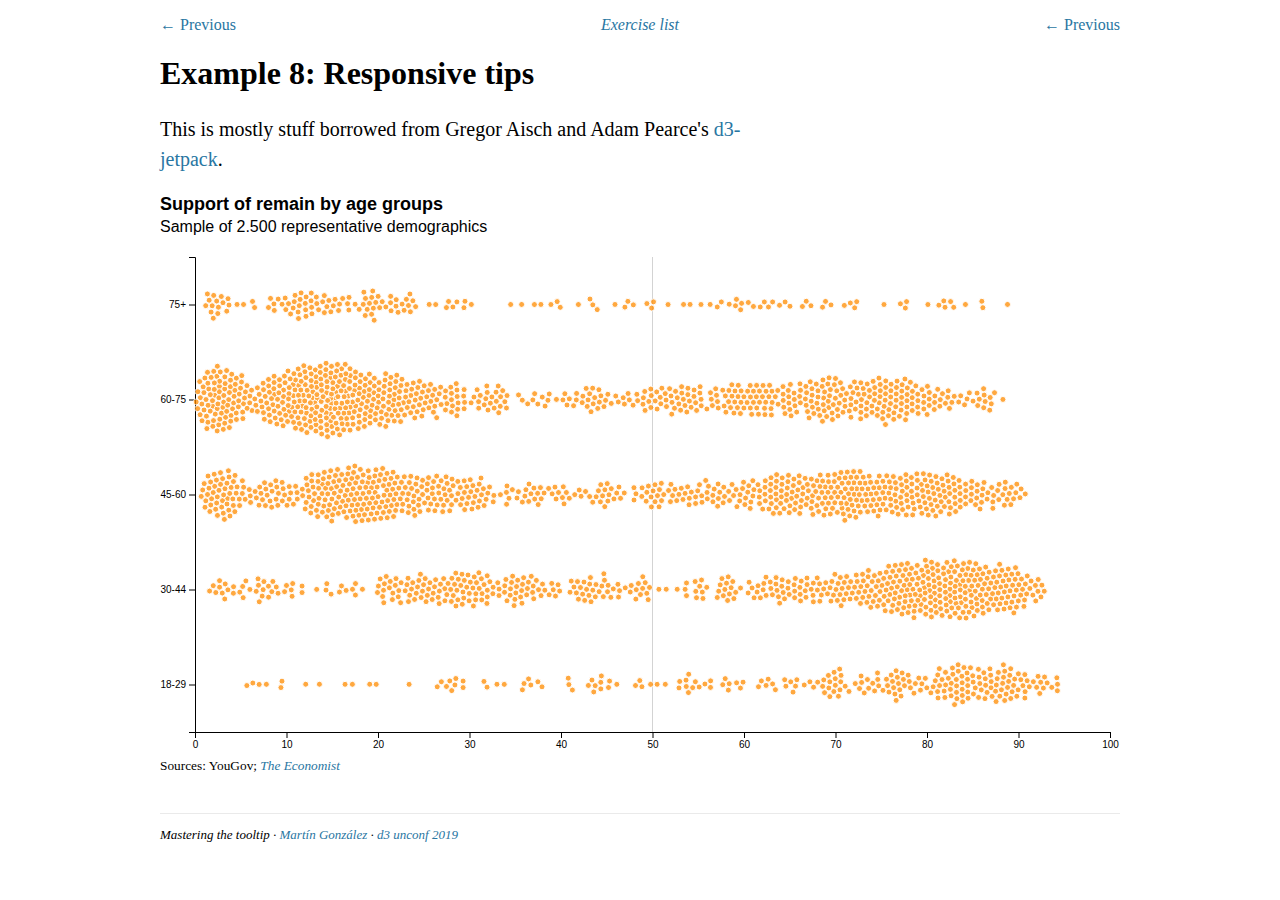
<file: examples/tooltip-8.html>
<!DOCTYPE html>
<html lang="en">

<head>
<meta charset="UTF-8">
<meta name="viewport" content="width=device-width, initial-scale=1.0">
<meta http-equiv="X-UA-Compatible" content="ie=edge">
<title>Example 8</title>
<link rel="stylesheet" href="/css/style.css"></link>
<script src="/lib/d3.v5.min.js"></script>
<script src="/lib/d3-delaunay.min.js"></script>

<style>
body {
  /* remove annoying grey highlight on tap */
  -webkit-tap-highlight-color: rgba(0,0,0,0);
}
.container {
  margin-top: 1em;
  position: relative;
}
.axis-label {
  font-size: 14px;
}
.tooltip {
  position: absolute;
  font-family: -apple-system, BlinkMacSystemFont, 'Segoe UI', Roboto, Oxygen, Ubuntu, Cantarell, 'Open Sans', 'Helvetica Neue', sans-serif;
  width: 250px;
  visibility: hidden;
  box-sizing: border-box;
  pointer-events: none;
  background: white;
  border: 1px solid #ddd;
  box-shadow: 0 0 4px rgba(0,0,0,.1);
  padding: 6px 8px;
  font-size: 14px;
}
.tooltip .row {
  display: flex;
  justify-content: space-between;
}
.tooltip .row:not(:last-child) {
  border-bottom: 1px solid #ddd;
  margin-bottom: 5px;
  padding-bottom: 5px;
}
.tooltip .hide-pct {
  visibility: hidden;
}

/* make our tooltip fixed */
@media (max-width: 600px){
  .tooltip {
    position: fixed;
    bottom: -1px;
    width: calc(100%);
    left: -1px !important;
    right: -1px !important;
    top: auto !important;
    width: auto !important;
  }
}
</style>
</head>

<body>
<nav>
  <a href="tooltip-7.html">← Previous</a>
  <a href="/"><i>Exercise list</i></a>
  <a href="tooltip-9.html">← Previous</a>
</nav>

<h1>Example 8: Responsive tips</h1>

<p>This is mostly stuff borrowed from Gregor Aisch and Adam Pearce's <a href="https://github.com/gka/d3-jetpack#attachTooltip">d3-jetpack</a>.</p>

<h2 class="chart-title">Support of remain by age groups</h2>
<h3 class="chart-subtitle">Sample of 2.500 representative demographics</h3>

<div class="container">
  <svg class="chart"></svg>
  <div class="tooltip"></div>
</div>

<small>Sources: YouGov; <a href="https://github.com/TheEconomist/graphic-detail-data/tree/master/data/2019-02-23_opinion-on-brexit"><i>The Economist</i></a></small>

<footer>
  Mastering the tooltip · <a href="https://twitter.com/martgnz">Martín González</a> · <a href="http://visfest.com/unconf2019/">d3 unconf 2019</a>
</footer>

</body>

<script>
const margin = { top: 5, right: 10, bottom: 20, left: 35 };

const width = d3.select('.container').node().getBoundingClientRect().width - margin.left - margin.right;
const height = 500 - margin.top - margin.bottom;

// i usually use 600
const isMobile = width < 600;

const ft = d3.format('.1f');

const svg = d3.select('.chart')
  .attr('width', width + margin.left + margin.right)
  .attr('height', height + margin.top + margin.bottom)
  .append('g')
  .attr('transform', `translate(${margin.left}, ${margin.top})`);

d3.csv('/data/brexit_profiles.csv', d3.autoType)
  .then(data => {
    const nest = d3.nest()
      .key(d => d.age_bucket)
      .entries(data);

    const x = d3.scaleLinear()
      .domain([0, 100])
      .range([0, width]);

    const y = d3.scalePoint()
      .padding(0.5)
      .domain(["18-29", "30-44", "45-60", "60-75", "75+"])
      .range([height, 0]);

    const xCounter = d3.scaleLinear()
      .domain([0, width])
      .range([0, 250])

    const sexText = d3.scaleOrdinal()
      .domain(["Male", "Female"])
      .range(["man", "woman"]);

    const incomeText = d3.scaleOrdinal()
      .domain(["15_25", "25_35", "35_50", "5_15", "50+"])
      .range(["£15-25k", "£25-35k", "£35-50k", "£5-15k", "more than £50k"]);

    const remainText = d3.scaleThreshold()
      .domain([25, 50, 75])
      .range(["is against remain", "doesn't support remain", "somewhat supports remain", "strongly supports remain"]);

    const educationText = d3.scaleOrdinal()
      .domain(["1", "2",  "3", "4", "5" ])
      .range(["has no formal qualifications", "went to secondary school", "has further education", "has a graduate degree", "has a post-graduate degree"]);

    const regionPronoun = d3.scaleOrdinal()
      .domain(["South", "North", "Midlands"])
      .range(["the"])
      .unknown("");

    const politicsText = d3.scaleOrdinal()
      .domain(["middling", "high", "low" ])
      .range(["somewhat interested", "very interested", "not interested"]);

    // we can make the radius smaller on phones
    const radius = isMobile ? 2 : 3;

    nest.forEach(group => {
      const simulation = d3.forceSimulation(group.values)
        .force('x', d3.forceX(d => x(d.pred_remain)).strength(0.9))
        .force('y', d3.forceY(d => y(d.age_bucket)))
        .force('collide', d3.forceCollide(d => radius + 0.25))
        .stop();

      for (let i = 0; i < 120; ++i) simulation.tick();
    });

    const flat = nest.map(d => d.values).flat();

    const delaunay = d3.Delaunay.from(flat, d => d.x, d => d.y);

    svg.append('g')
      .attr('class', 'x axis')
      .attr('transform', `translate(0, ${height})`)
      .call(d3.axisBottom(x));

    svg.append('g')
      .attr('class', 'y axis')
      .call(d3.axisLeft(y).ticks(5));

    svg.append('line')
      .attr('stroke', '#d3d3d3')
      .attr('x1', x(50))
      .attr('x2', x(50))
      .attr('y2', height);

    svg.append('g')
      .attr('class', 'circles')
      .attr('opacity', 0.75)
      .attr('stroke', 'white')
      .attr('fill', 'darkorange')
      .selectAll('g')
      .data(nest)
      .join(enter => {
        enter.append('g')
          .selectAll('circle')
          .data(d => d.values)
          .join('circle')
          .attr('r', radius)
          .attr('cx', d => d.x)
          .attr('cy', d => d.y)
      });

    svg.append('circle')
      .attr('class', 'hover-circle')
      .style('visibility', 'hidden')
      // we can make the higlight bigger, too!
      .attr('r', isMobile ? radius * 3 : radius)
      .attr('fill', 'darkorange')
      .attr('stroke', 'black');

    svg.append('rect')
      .attr('fill', 'transparent')
      .attr('width', width)
      .attr('height', height)
      .on('mousemove', mousemoved)
      .on('mouseleave', mouseleft);

    function getDistance(datum, mx, my) {
      const a = datum.x - mx;
      const b = datum.y - my;

      return Math.sqrt(a * a + b * b);
    }

    function mousemoved() {
      const [mx, my] = d3.mouse(svg.node());

      const idx = delaunay.find(mx, my, 0);
      const threshold = 20;

      if (idx !== null) {
        const distance = getDistance(flat[idx], mx, my);
        return distance < threshold ? highlight(flat[idx], mx, my) : mouseleft();
      }

      return mouseleft();
    }

    function highlight(datum, mx, my) {
      svg.select('.circles').attr('opacity', 0.3);

      svg.select('.hover-circle')
        .style('visibility', 'visible')
        .attr('cx', datum.x)
        .attr('cy', datum.y);

      d3.select('.tooltip')
        .style('visibility', 'visible')
        .style('left', `${mx - xCounter(mx)}px`)
        .style('top', `${my + 30}px`)
        .html(`A ${datum.age_bucket} year old ${sexText(datum.sex)} who ${remainText(datum.pred_remain)},
          earns ${incomeText(datum.inc_bucket)},
          ${educationText(datum.educ_n)}, lives in ${regionPronoun(datum.region6)} ${datum.region6}
          and is ${politicsText(datum.poli_int_bucket)} in politics`);
    }

    function mouseleft() {
      d3.select('.tooltip').style('visibility', 'hidden');
      svg.select('.hover-circle').style('visibility', 'hidden');
      svg.select('.circles').attr('opacity', 0.75);
    }
  }).catch(err => console.warn(err))
</script>

</html>
</file>
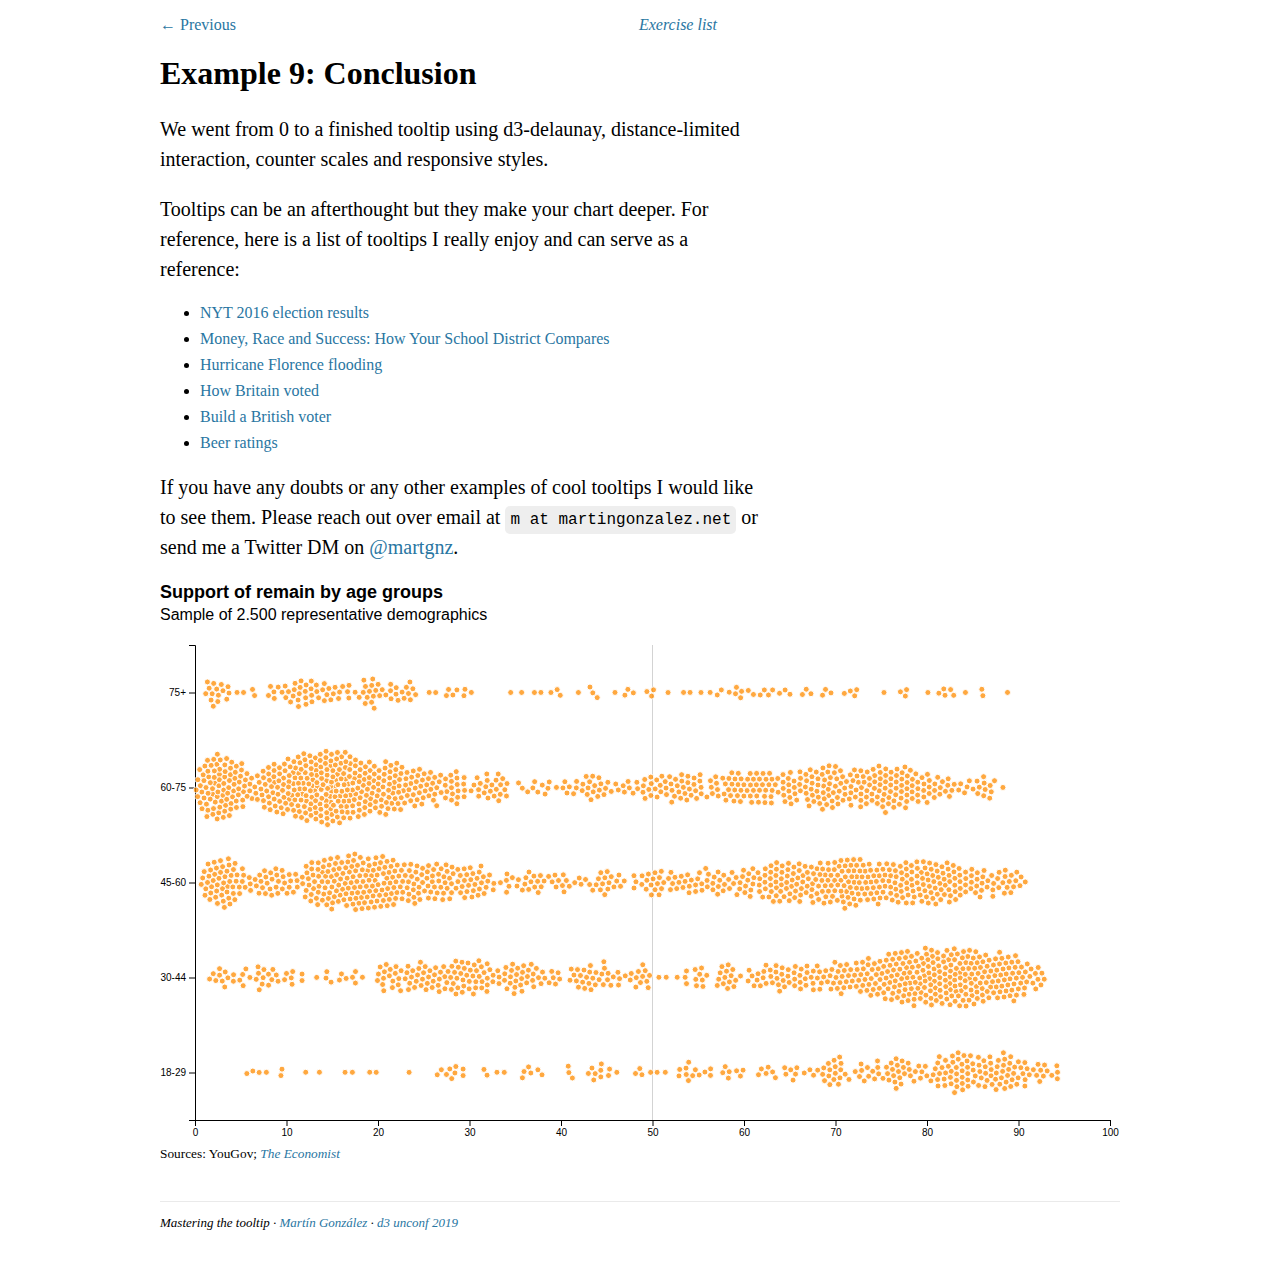
<file: examples/tooltip-9.html>
<!DOCTYPE html>
<html lang="en">

<head>
<meta charset="UTF-8">
<meta name="viewport" content="width=device-width, initial-scale=1.0">
<meta http-equiv="X-UA-Compatible" content="ie=edge">
<title>Example 9</title>
<link rel="stylesheet" href="/css/style.css"></link>
<script src="/lib/d3.v5.min.js"></script>
<script src="/lib/d3-delaunay.min.js"></script>

<style>
body {
  /* remove annoying grey highlight on tap */
  -webkit-tap-highlight-color: rgba(0,0,0,0);
}
.container {
  margin-top: 1em;
  position: relative;
}
.axis-label {
  font-size: 14px;
}
.tooltip {
  position: absolute;
  font-family: -apple-system, BlinkMacSystemFont, 'Segoe UI', Roboto, Oxygen, Ubuntu, Cantarell, 'Open Sans', 'Helvetica Neue', sans-serif;
  width: 250px;
  visibility: hidden;
  box-sizing: border-box;
  pointer-events: none;
  background: white;
  border: 1px solid #ddd;
  box-shadow: 0 0 4px rgba(0,0,0,.1);
  padding: 6px 8px;
  font-size: 14px;
}
.tooltip .row {
  display: flex;
  justify-content: space-between;
}
.tooltip .row:not(:last-child) {
  border-bottom: 1px solid #ddd;
  margin-bottom: 5px;
  padding-bottom: 5px;
}
.tooltip .hide-pct {
  visibility: hidden;
}

/* make our tooltip fixed */
@media (max-width: 600px){
  .tooltip {
    position: fixed;
    bottom: -1px;
    width: calc(100%);
    left: -1px !important;
    right: -1px !important;
    top: auto !important;
    width: auto !important;
  }
}
</style>
</head>

<body>
<nav>
  <a href="tooltip-8.html">← Previous</a>
  <a href="/"><i>Exercise list</i></a>
  <a href="#"></a>
</nav>

<h1>Example 9: Conclusion</h1>

<p>We went from 0 to a finished tooltip using d3-delaunay, distance-limited interaction, counter scales and responsive styles.</p>

<p>Tooltips can be an afterthought but they make your chart deeper. For reference, here is a list of tooltips I really enjoy and can serve as a reference:</p>

<ul>
  <li><a href="https://www.nytimes.com/elections/2016/results/president">NYT 2016 election results</a></li>
  <li><a href="https://www.nytimes.com/interactive/2016/04/29/upshot/money-race-and-success-how-your-school-district-compares.html">Money, Race and Success: How Your School District Compares</a></li>
  <li><a href="https://www.nytimes.com/interactive/2018/09/18/us/hurricane-florence-flooding.html">Hurricane Florence flooding</a></li>
  <li><a href="https://www.nytimes.com/interactive/2017/06/08/world/europe/british-general-election-results-analysis.html">How Britain voted</a></li>
  <li><a href="https://www.economist.com/graphic-detail/2019/02/22/profiles-of-a-divided-country">Build a British voter</a></li>
  <li><a href="https://www.economist.com/graphic-detail/2019/05/18/why-beer-snobs-guzzle-lagers-they-claim-to-dislike">Beer ratings</a></li>
</ul>

<p>If you have any doubts or any other examples of cool tooltips I would like to see them. Please reach out over email at <code>m at martingonzalez.net</code> or send me a Twitter DM on <a href="https://twitter.com/martgnz">@martgnz</a>.</p>

<h2 class="chart-title">Support of remain by age groups</h2>
<h3 class="chart-subtitle">Sample of 2.500 representative demographics</h3>

<div class="container">
  <svg class="chart"></svg>
  <div class="tooltip"></div>
</div>

<small>Sources: YouGov; <a href="https://github.com/TheEconomist/graphic-detail-data/tree/master/data/2019-02-23_opinion-on-brexit"><i>The Economist</i></a></small>

<footer>
  Mastering the tooltip · <a href="https://twitter.com/martgnz">Martín González</a> · <a href="http://visfest.com/unconf2019/">d3 unconf 2019</a>
</footer>

</body>

<script>
const margin = { top: 5, right: 10, bottom: 20, left: 35 };

const width = d3.select('.container').node().getBoundingClientRect().width - margin.left - margin.right;
const height = 500 - margin.top - margin.bottom;

// i usually use 600
const isMobile = width < 600;

const ft = d3.format('.1f');

const svg = d3.select('.chart')
  .attr('width', width + margin.left + margin.right)
  .attr('height', height + margin.top + margin.bottom)
  .append('g')
  .attr('transform', `translate(${margin.left}, ${margin.top})`);

d3.csv('/data/brexit_profiles.csv', d3.autoType)
  .then(data => {
    const nest = d3.nest()
      .key(d => d.age_bucket)
      .entries(data);

    const x = d3.scaleLinear()
      .domain([0, 100])
      .range([0, width]);

    const y = d3.scalePoint()
      .padding(0.5)
      .domain(["18-29", "30-44", "45-60", "60-75", "75+"])
      .range([height, 0]);

    const xCounter = d3.scaleLinear()
      .domain([0, width])
      .range([0, 250])

    const sexText = d3.scaleOrdinal()
      .domain(["Male", "Female"])
      .range(["man", "woman"]);

    const incomeText = d3.scaleOrdinal()
      .domain(["15_25", "25_35", "35_50", "5_15", "50+"])
      .range(["£15-25k", "£25-35k", "£35-50k", "£5-15k", "more than £50k"]);

    const remainText = d3.scaleThreshold()
      .domain([25, 50, 75])
      .range(["is against remain", "doesn't support remain", "somewhat supports remain", "strongly supports remain"]);

    const educationText = d3.scaleOrdinal()
      .domain(["1", "2",  "3", "4", "5" ])
      .range(["has no formal qualifications", "went to secondary school", "has further education", "has a graduate degree", "has a post-graduate degree"]);

    const regionPronoun = d3.scaleOrdinal()
      .domain(["South", "North", "Midlands"])
      .range(["the"])
      .unknown("");

    const politicsText = d3.scaleOrdinal()
      .domain(["middling", "high", "low" ])
      .range(["somewhat interested", "very interested", "not interested"]);

    // we can make the radius smaller on phones
    const radius = isMobile ? 2 : 3;

    nest.forEach(group => {
      const simulation = d3.forceSimulation(group.values)
        .force('x', d3.forceX(d => x(d.pred_remain)).strength(0.9))
        .force('y', d3.forceY(d => y(d.age_bucket)))
        .force('collide', d3.forceCollide(d => radius + 0.25))
        .stop();

      for (let i = 0; i < 120; ++i) simulation.tick();
    });

    const flat = nest.map(d => d.values).flat();

    const delaunay = d3.Delaunay.from(flat, d => d.x, d => d.y);

    svg.append('g')
      .attr('class', 'x axis')
      .attr('transform', `translate(0, ${height})`)
      .call(d3.axisBottom(x));

    svg.append('g')
      .attr('class', 'y axis')
      .call(d3.axisLeft(y).ticks(5));

    svg.append('line')
      .attr('stroke', '#d3d3d3')
      .attr('x1', x(50))
      .attr('x2', x(50))
      .attr('y2', height);

    svg.append('g')
      .attr('class', 'circles')
      .attr('opacity', 0.75)
      .attr('stroke', 'white')
      .attr('fill', 'darkorange')
      .selectAll('g')
      .data(nest)
      .join(enter => {
        enter.append('g')
          .selectAll('circle')
          .data(d => d.values)
          .join('circle')
          .attr('r', radius)
          .attr('cx', d => d.x)
          .attr('cy', d => d.y)
      });

    svg.append('circle')
      .attr('class', 'hover-circle')
      .style('visibility', 'hidden')
      // we can make the higlight bigger, too!
      .attr('r', isMobile ? radius * 3 : radius)
      .attr('fill', 'darkorange')
      .attr('stroke', 'black');

    svg.append('rect')
      .attr('fill', 'transparent')
      .attr('width', width)
      .attr('height', height)
      .on('mousemove', mousemoved)
      .on('mouseleave', mouseleft);

    function getDistance(datum, mx, my) {
      const a = datum.x - mx;
      const b = datum.y - my;

      return Math.sqrt(a * a + b * b);
    }

    function mousemoved() {
      const [mx, my] = d3.mouse(svg.node());

      const idx = delaunay.find(mx, my, 0);
      const threshold = 20;

      if (idx !== null) {
        const distance = getDistance(flat[idx], mx, my);
        return distance < threshold ? highlight(flat[idx], mx, my) : mouseleft();
      }

      return mouseleft();
    }

    function highlight(datum, mx, my) {
      svg.select('.circles').attr('opacity', 0.3);

      svg.select('.hover-circle')
        .style('visibility', 'visible')
        .attr('cx', datum.x)
        .attr('cy', datum.y);

      d3.select('.tooltip')
        .style('visibility', 'visible')
        .style('left', `${mx - xCounter(mx)}px`)
        .style('top', `${my + 30}px`)
        .html(`A ${datum.age_bucket} year old ${sexText(datum.sex)} who ${remainText(datum.pred_remain)},
          earns ${incomeText(datum.inc_bucket)},
          ${educationText(datum.educ_n)}, lives in ${regionPronoun(datum.region6)} ${datum.region6}
          and is ${politicsText(datum.poli_int_bucket)} in politics`);
    }

    function mouseleft() {
      d3.select('.tooltip').style('visibility', 'hidden');
      svg.select('.hover-circle').style('visibility', 'hidden');
      svg.select('.circles').attr('opacity', 0.75);
    }
  }).catch(err => console.warn(err))
</script>

</html>
</file>
<file: css/style.css>
body {
  margin: 0 auto;
  margin-top: 1em;
  max-width: 960px;
  padding: 0 8px;
  font-family: 'Iowan Old Style', 'Georgia', serif;
}
p {
  font-size: 20px;
  line-height: 1.5;
  max-width: 600px;
}
code {
  font-size: 80%;
  background: #eee;
  padding: 5px;
  border-radius: 5px;
}
ul li {
  margin-bottom: 0.5em;
}
ul li:last-child {
  margin-bottom: 0;
}
a {
  color: #2976a2;
  text-decoration: none;
}
a:hover {
  text-decoration: underline;
}
nav {
  display: flex;
  justify-content: space-between;
}
figure {
  margin: 0;
  max-width: 800px;
}
img {
  max-width: 100%;
  height: auto;
}
figcaption {
  font-size: 14px;
  font-family: -apple-system, BlinkMacSystemFont, 'Segoe UI', Roboto, Oxygen, Ubuntu, Cantarell, 'Open Sans', 'Helvetica Neue', sans-serif;
  color: #838383;
}
footer {
  margin: 3em 0;
  padding-top: 1em;
  border-top: 1px solid rgb(234, 234, 234);
  font-size: small;
  font-style: italic;
}

/* specific styles */
.home-list {
  list-style: decimal;
  font-size: 2em;
}
.chart-title {
  font-family: -apple-system, BlinkMacSystemFont, 'Segoe UI', Roboto, Oxygen, Ubuntu, Cantarell, 'Open Sans', 'Helvetica Neue', sans-serif;
  font-size: 18px;
  font-weight: 600;
  margin: 0;
  margin-bottom: 3px;
}
.chart-subtitle {
  font-family: -apple-system, BlinkMacSystemFont, 'Segoe UI', Roboto, Oxygen, Ubuntu, Cantarell, 'Open Sans', 'Helvetica Neue', sans-serif;
  font-size: 16px;
  font-weight: 400;
  margin: 0;
}
</file>
